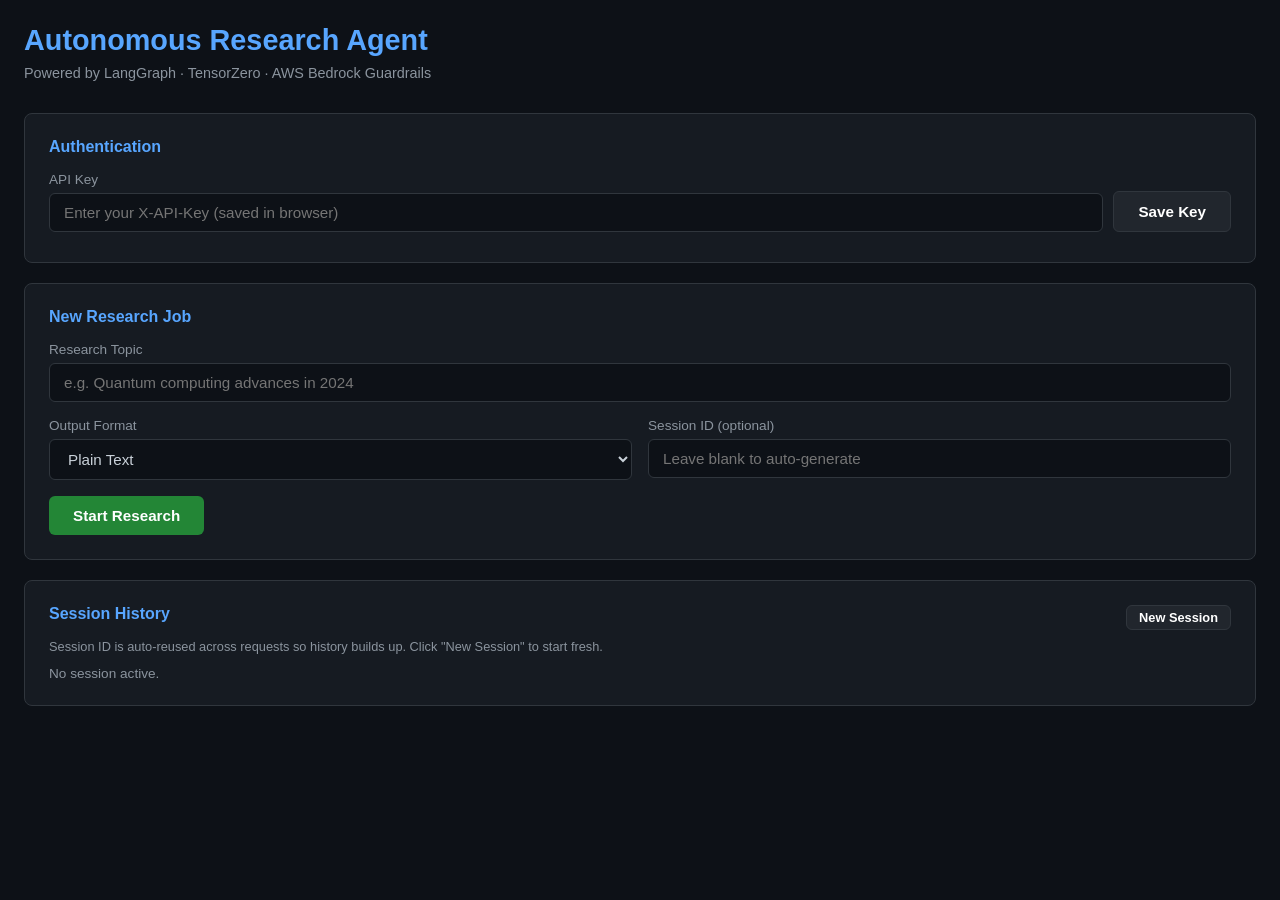
<file: projects/03_enterprise_realtime_capstones/03_enterprise_multi_agent_research_platform/CODE/index.html>
<!DOCTYPE html>
<html lang="en">
<head>
  <meta charset="UTF-8">
  <meta name="viewport" content="width=device-width, initial-scale=1.0">
  <title>Research Agent</title>
  <style>
    * { box-sizing: border-box; margin: 0; padding: 0; }
    body { font-family: -apple-system, BlinkMacSystemFont, 'Segoe UI', sans-serif; background: #0d1117; color: #c9d1d9; min-height: 100vh; padding: 24px; }
    h1 { color: #58a6ff; font-size: 1.8rem; margin-bottom: 8px; }
    .subtitle { color: #8b949e; margin-bottom: 32px; font-size: 0.9rem; }
    .card { background: #161b22; border: 1px solid #30363d; border-radius: 8px; padding: 24px; margin-bottom: 20px; }
    label { display: block; color: #8b949e; font-size: 0.85rem; margin-bottom: 6px; }
    input, select, textarea { width: 100%; background: #0d1117; border: 1px solid #30363d; color: #c9d1d9; padding: 10px 14px; border-radius: 6px; font-size: 0.95rem; outline: none; }
    input:focus, select:focus { border-color: #58a6ff; }
    .row { display: grid; grid-template-columns: 1fr 1fr; gap: 16px; margin-bottom: 16px; }
    .btn { background: #238636; color: #fff; border: none; padding: 11px 24px; border-radius: 6px; font-size: 0.95rem; cursor: pointer; font-weight: 600; }
    .btn:hover { background: #2ea043; }
    .btn:disabled { opacity: 0.5; cursor: not-allowed; }
    .btn-secondary { background: #21262d; border: 1px solid #30363d; }
    .btn-secondary:hover { background: #30363d; }
    .status { padding: 8px 14px; border-radius: 6px; font-size: 0.85rem; display: inline-block; }
    .status-pending { background: #2d333b; color: #8b949e; }
    .status-done { background: #1f3d2b; color: #3fb950; }
    .status-error { background: #3d1f1f; color: #f85149; }
    .status-blocked { background: #3d2d1f; color: #d29922; }
    #report-box { background: #0d1117; border: 1px solid #30363d; border-radius: 6px; padding: 16px; font-size: 0.9rem; line-height: 1.6; white-space: pre-wrap; max-height: 400px; overflow-y: auto; }
    #diff-box { background: #161b22; border: 1px solid #30363d; border-radius: 6px; padding: 14px; font-size: 0.85rem; white-space: pre-wrap; color: #8b949e; }
    .diff-new { color: #3fb950; }
    .diff-removed { color: #f85149; }
    #session-box { font-size: 0.85rem; }
    .msg { padding: 8px 12px; border-radius: 6px; margin-bottom: 8px; max-width: 80%; }
    .msg-user { background: #1c2128; margin-left: auto; }
    .msg-assistant { background: #161b22; }
    .actions { display: flex; gap: 10px; margin-top: 14px; flex-wrap: wrap; }
    #spinner { display: none; width: 16px; height: 16px; border: 2px solid #30363d; border-top-color: #58a6ff; border-radius: 50%; animation: spin 0.7s linear infinite; vertical-align: middle; margin-left: 8px; }
    @keyframes spin { to { transform: rotate(360deg); } }
    .section-title { color: #58a6ff; font-size: 1rem; font-weight: 600; margin-bottom: 16px; }
  </style>
</head>
<body>
  <h1>Autonomous Research Agent</h1>
  <p class="subtitle">Powered by LangGraph · TensorZero · AWS Bedrock Guardrails</p>

  <div class="card">
    <div class="section-title">Authentication</div>
    <div style="display:flex;gap:10px;align-items:flex-end">
      <div style="flex:1">
        <label>API Key</label>
        <input type="password" id="api-key" placeholder="Enter your X-API-Key (saved in browser)">
      </div>
      <button class="btn btn-secondary" onclick="saveApiKey()" style="white-space:nowrap">Save Key</button>
    </div>
    <div id="key-status" style="font-size:0.8rem;color:#8b949e;margin-top:6px"></div>
  </div>

  <div class="card">
    <div class="section-title">New Research Job</div>
    <div style="margin-bottom:16px">
      <label>Research Topic</label>
      <input type="text" id="topic" placeholder="e.g. Quantum computing advances in 2024">
    </div>
    <div class="row">
      <div>
        <label>Output Format</label>
        <select id="format">
          <option value="text">Plain Text</option>
          <option value="pdf">PDF Export</option>
          <option value="json">Structured JSON</option>
        </select>
      </div>
      <div>
        <label>Session ID (optional)</label>
        <input type="text" id="session-id" placeholder="Leave blank to auto-generate">
      </div>
    </div>
    <button class="btn" onclick="submitResearch()" id="submit-btn">
      Start Research
      <span id="spinner"></span>
    </button>
  </div>

  <div class="card" id="result-card" style="display:none">
    <div class="section-title">Result</div>
    <div style="margin-bottom:12px">
      <span id="job-status" class="status status-pending">Pending</span>
      <span style="color:#8b949e;font-size:0.8rem;margin-left:10px" id="job-id-label"></span>
    </div>
    <div id="report-box" style="display:none"></div>
    <div class="actions" id="export-actions" style="display:none">
      <button class="btn btn-secondary" onclick="downloadPDF()">Download PDF</button>
      <button class="btn btn-secondary" onclick="copyJSON()">Copy JSON</button>
      <button class="btn btn-secondary" onclick="loadDiff()">Show Changes vs Previous</button>
    </div>
    <div id="diff-box" style="display:none;margin-top:14px"></div>
  </div>

  <div class="card">
    <div class="section-title">Session History
      <button class="btn btn-secondary" style="float:right;font-size:0.8rem;padding:4px 12px" onclick="newSession()">New Session</button>
    </div>
    <p style="color:#8b949e;font-size:0.8rem;margin-bottom:12px">Session ID is auto-reused across requests so history builds up. Click "New Session" to start fresh.</p>
    <div id="session-box"><p style="color:#8b949e;font-size:0.85rem">No session active.</p></div>
  </div>

  <script>
    const API = window.location.hostname === 'localhost' ? 'http://localhost:8000' : '';
    let currentJobId = null;
    let currentSessionId = null;
    let pollInterval = null;
    let lastReport = null;
    let lastTopic = null;

    function getApiKey() {
      return localStorage.getItem('research_agent_api_key') || '';
    }

    function authHeaders() {
      const key = getApiKey();
      return key ? { 'Content-Type': 'application/json', 'X-API-Key': key }
                 : { 'Content-Type': 'application/json' };
    }

    function saveApiKey() {
      const key = document.getElementById('api-key').value.trim();
      if (key) {
        localStorage.setItem('research_agent_api_key', key);
        document.getElementById('key-status').textContent = 'API key saved.';
        document.getElementById('key-status').style.color = '#3fb950';
      } else {
        localStorage.removeItem('research_agent_api_key');
        document.getElementById('key-status').textContent = 'API key cleared.';
        document.getElementById('key-status').style.color = '#8b949e';
      }
    }

    // Restore key indicator on load
    window.addEventListener('DOMContentLoaded', () => {
      if (getApiKey()) {
        document.getElementById('key-status').textContent = 'API key loaded from browser storage.';
        document.getElementById('key-status').style.color = '#3fb950';
      }
    });

    async function submitResearch() {
      const topic = document.getElementById('topic').value.trim();
      if (!topic) return alert('Please enter a research topic.');
      const format = document.getElementById('format').value;
      const sessionId = document.getElementById('session-id').value.trim();

      document.getElementById('submit-btn').disabled = true;
      document.getElementById('spinner').style.display = 'inline-block';
      document.getElementById('result-card').style.display = 'block';
      document.getElementById('job-status').className = 'status status-pending';
      document.getElementById('job-status').textContent = 'Submitting...';
      document.getElementById('report-box').style.display = 'none';
      document.getElementById('export-actions').style.display = 'none';
      document.getElementById('diff-box').style.display = 'none';

      try {
        const resp = await fetch(`${API}/research`, {
          method: 'POST',
          headers: authHeaders(),
          body: JSON.stringify({ topic, output_format: format, session_id: sessionId }),
        });
        if (!resp.ok) {
          const err = await resp.json();
          throw new Error(err.detail || 'Request failed');
        }
        const data = await resp.json();
        currentJobId = data.job_id;
        currentSessionId = data.session_id;
        lastTopic = topic;
        document.getElementById('session-id').value = currentSessionId;
        document.getElementById('job-id-label').textContent = `Job: ${currentJobId}`;
        document.getElementById('job-status').className = 'status status-pending';
        document.getElementById('job-status').textContent = 'Processing...';
        if (pollInterval) clearInterval(pollInterval);
        pollInterval = setInterval(pollResult, 3000);
      } catch (e) {
        document.getElementById('job-status').className = 'status status-error';
        document.getElementById('job-status').textContent = `Error: ${e.message}`;
        document.getElementById('submit-btn').disabled = false;
        document.getElementById('spinner').style.display = 'none';
      }
    }

    async function pollResult() {
      if (!currentJobId) return;
      try {
        const resp = await fetch(`${API}/result/${currentJobId}`, { headers: authHeaders() });
        const data = await resp.json();
        if (data.status === 'pending') return;
        clearInterval(pollInterval);
        document.getElementById('submit-btn').disabled = false;
        document.getElementById('spinner').style.display = 'none';

        if (data.status === 'done') {
          lastReport = data;
          document.getElementById('job-status').className = 'status status-done';
          document.getElementById('job-status').textContent = 'Complete';
          document.getElementById('report-box').textContent = data.report;
          document.getElementById('report-box').style.display = 'block';
          document.getElementById('export-actions').style.display = 'flex';
          loadSession();
        } else if (data.status === 'blocked') {
          document.getElementById('job-status').className = 'status status-blocked';
          document.getElementById('job-status').textContent = `Blocked: ${data.error}`;
        } else {
          document.getElementById('job-status').className = 'status status-error';
          document.getElementById('job-status').textContent = `Error: ${data.error}`;
        }
      } catch (e) {
        console.error('Poll error', e);
      }
    }

    async function downloadPDF() {
      if (!currentJobId) return;
      const a = document.createElement('a');
      a.href = `${API}/result/${currentJobId}/pdf`;
      a.download = `report-${currentJobId}.pdf`;
      a.click();
    }

    function copyJSON() {
      if (!lastReport || !lastTopic) return;
      const json = JSON.stringify({
        report_id: currentJobId,
        topic: lastTopic,
        report: lastReport.report,
        structured: lastReport.structured || null,
      }, null, 2);
      navigator.clipboard.writeText(json).then(() => alert('JSON copied to clipboard.'));
    }

    async function loadDiff() {
      if (!lastTopic) return;
      const resp = await fetch(`${API}/diff/${encodeURIComponent(lastTopic)}`, { headers: authHeaders() });
      const data = await resp.json();
      const box = document.getElementById('diff-box');
      box.style.display = 'block';
      const diff = data.diff || 'No previous report found.';
      box.innerHTML = diff.split('\n').map(line => {
        const esc = line.replace(/&/g,'&amp;').replace(/</g,'&lt;').replace(/>/g,'&gt;');
        if (line.startsWith('+++') || line.startsWith('---')) return `<span style="color:#58a6ff;font-weight:600">${esc}</span>`;
        if (line.startsWith('@@')) return `<span style="color:#d29922">${esc}</span>`;
        if (line.startsWith('+')) return `<span class="diff-new">${esc}</span>`;
        if (line.startsWith('-')) return `<span class="diff-removed">${esc}</span>`;
        return `<span>${esc}</span>`;
      }).join('\n');
    }

    async function loadSession() {
      if (!currentSessionId) return;
      const resp = await fetch(`${API}/session/${currentSessionId}`, { headers: authHeaders() });
      const data = await resp.json();
      const box = document.getElementById('session-box');
      if (!data.messages || data.messages.length === 0) {
        box.innerHTML = '<p style="color:#8b949e;font-size:0.85rem">No messages yet.</p>';
        return;
      }
      box.innerHTML = data.messages.map(m =>
        `<div class="msg msg-${m.role}"><strong style="text-transform:capitalize">${m.role}</strong>: ${m.content}</div>`
      ).join('');
    }

    function newSession() {
      currentSessionId = null;
      document.getElementById('session-id').value = '';
      document.getElementById('session-box').innerHTML = '<p style="color:#8b949e;font-size:0.85rem">No session active.</p>';
    }
  </script>
</body>
</html>
</file>
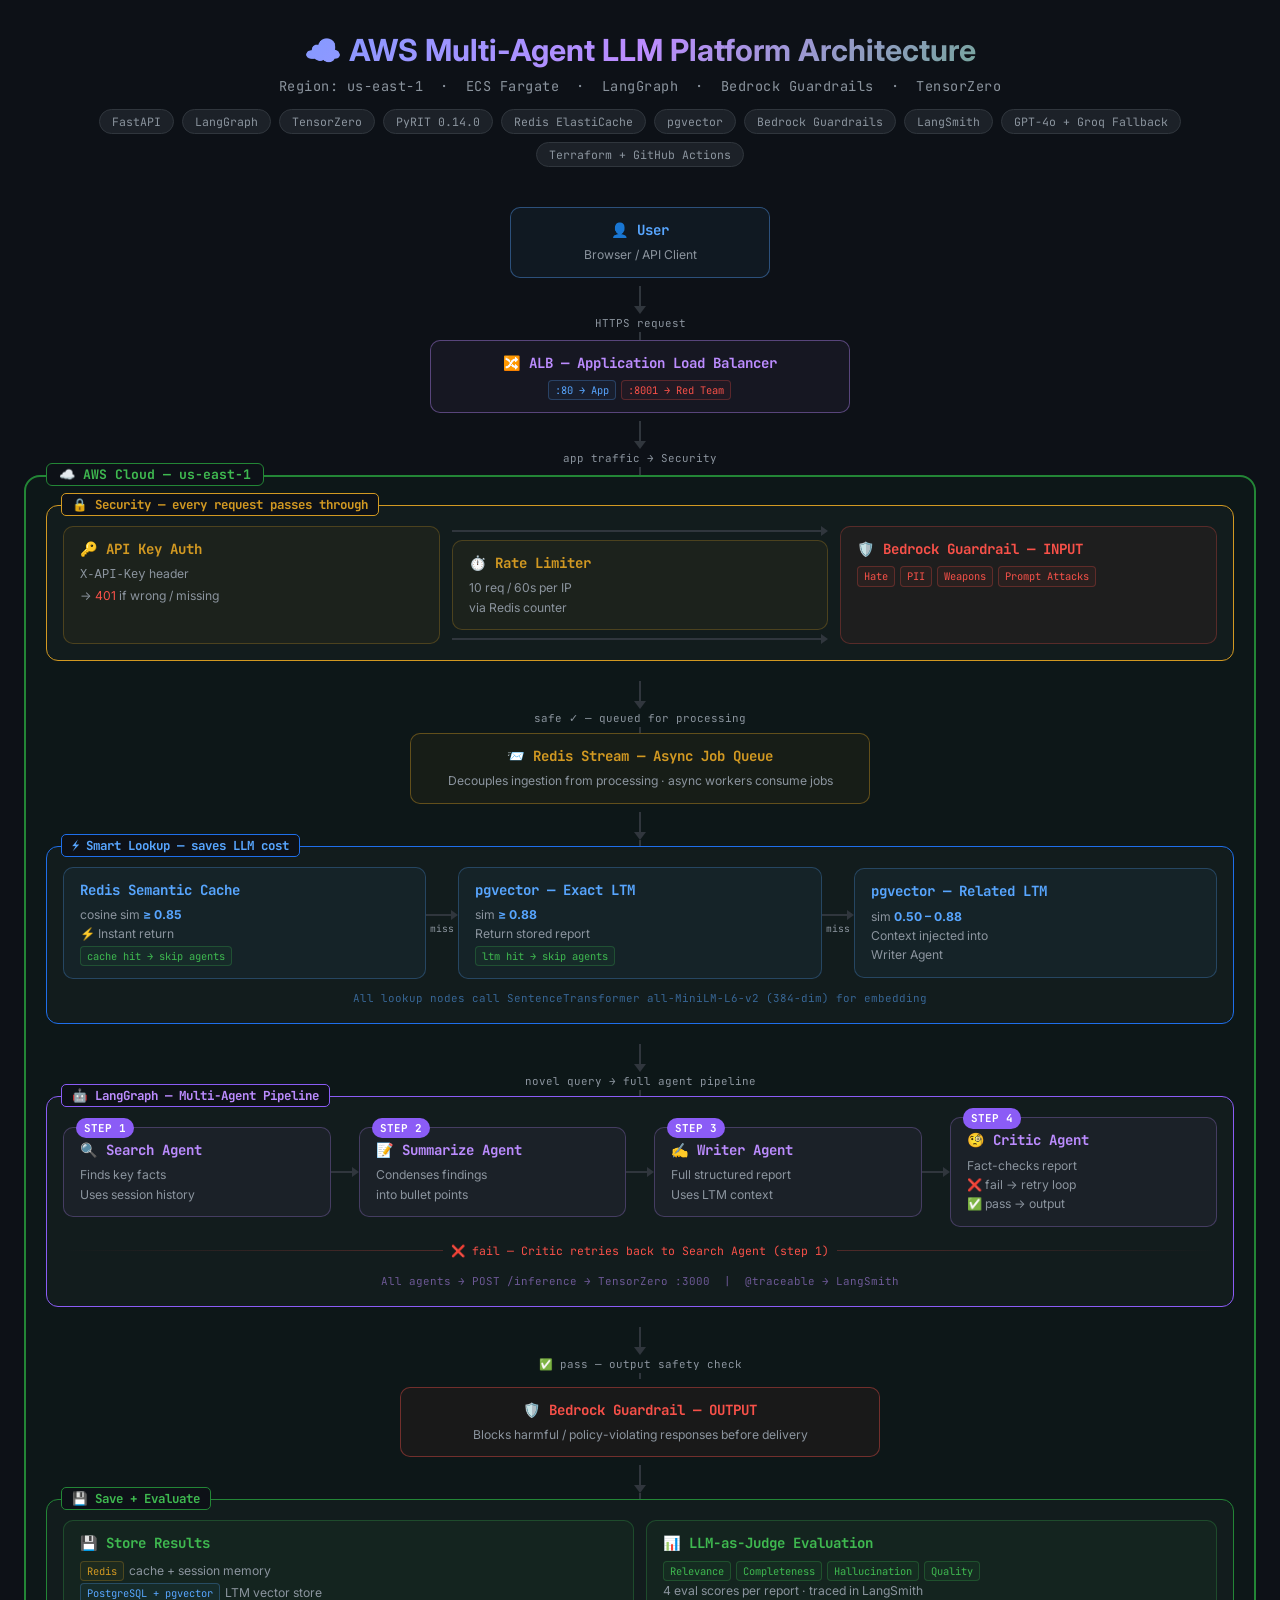
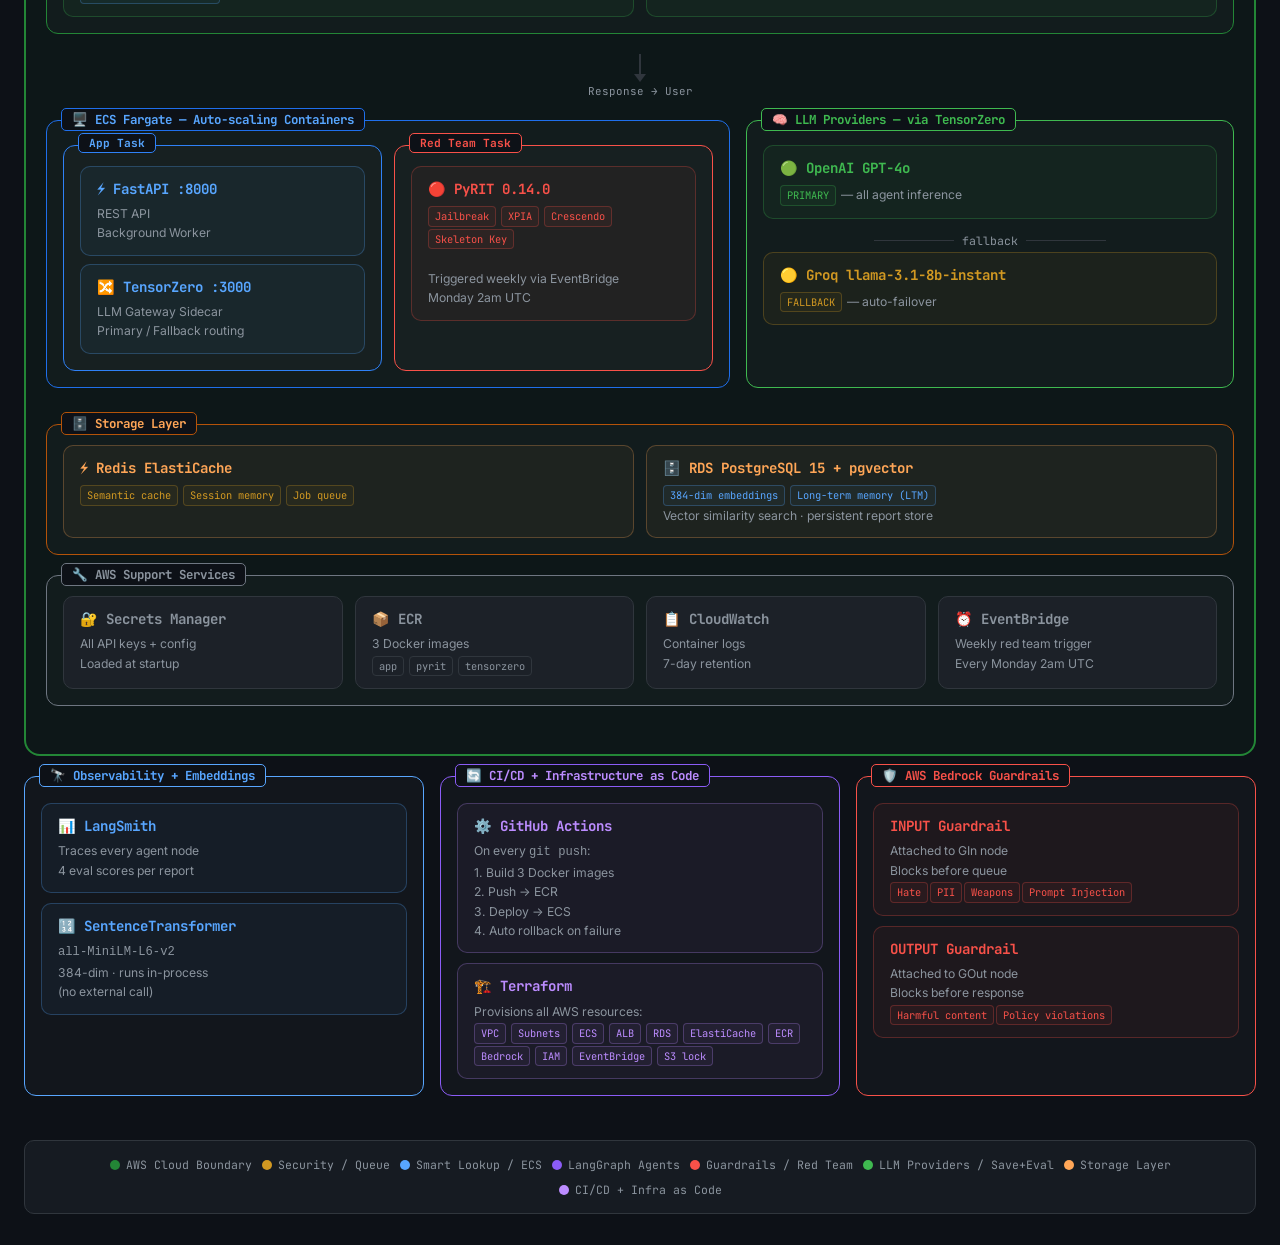
<file: projects/03_enterprise_realtime_capstones/03_enterprise_multi_agent_research_platform/ARCHITECTURE DIAGRAMS/architecture.html>
<!DOCTYPE html>
<html lang="en">
<head>
<meta charset="UTF-8">
<meta name="viewport" content="width=device-width, initial-scale=1.0">
<title>AWS Multi-Agent LLM Platform Architecture</title>
<style>
  @import url('https://fonts.googleapis.com/css2?family=JetBrains+Mono:wght@400;600;700&family=Inter:wght@300;400;500;600;700&display=swap');

  :root {
    --bg: #0d1117;
    --bg2: #161b22;
    --bg3: #1c2128;
    --border: #30363d;
    --text: #e6edf3;
    --muted: #8b949e;
    --blue: #58a6ff;
    --green: #3fb950;
    --yellow: #d29922;
    --red: #f85149;
    --purple: #bc8cff;
    --orange: #ffa657;
    --teal: #39d353;
  }

  * { box-sizing: border-box; margin: 0; padding: 0; }

  body {
    background: var(--bg);
    color: var(--text);
    font-family: 'Inter', sans-serif;
    min-height: 100vh;
    padding: 32px 24px;
  }

  /* ── Header ── */
  .header {
    text-align: center;
    margin-bottom: 40px;
  }
  .header h1 {
    font-size: 1.9rem;
    font-weight: 700;
    background: linear-gradient(135deg, #58a6ff, #bc8cff, #3fb950);
    -webkit-background-clip: text;
    -webkit-text-fill-color: transparent;
    background-clip: text;
    margin-bottom: 8px;
  }
  .header p {
    color: var(--muted);
    font-size: 0.85rem;
    font-family: 'JetBrains Mono', monospace;
    letter-spacing: 0.5px;
  }
  .badge-row {
    display: flex;
    flex-wrap: wrap;
    gap: 8px;
    justify-content: center;
    margin-top: 14px;
  }
  .badge {
    background: var(--bg3);
    border: 1px solid var(--border);
    border-radius: 20px;
    padding: 4px 12px;
    font-size: 0.72rem;
    font-family: 'JetBrains Mono', monospace;
    color: var(--muted);
  }

  /* ── AWS Cloud wrapper ── */
  .aws-cloud {
    border: 2px solid #238636;
    border-radius: 16px;
    padding: 28px 20px;
    background: rgba(35,134,54,0.05);
    position: relative;
    max-width: 1400px;
    margin: 0 auto;
  }
  .aws-cloud > .section-label {
    position: absolute;
    top: -14px;
    left: 20px;
    background: var(--bg);
    padding: 2px 12px;
    font-size: 0.82rem;
    font-weight: 700;
    color: #3fb950;
    font-family: 'JetBrains Mono', monospace;
    border: 1px solid #238636;
    border-radius: 6px;
  }

  /* ── Flow arrow ── */
  .flow-arrow {
    display: flex;
    justify-content: center;
    align-items: center;
    padding: 6px 0;
    color: var(--muted);
    font-size: 1.2rem;
    position: relative;
  }
  .flow-arrow .arrow-label {
    position: absolute;
    right: calc(50% - 120px);
    font-size: 0.68rem;
    font-family: 'JetBrains Mono', monospace;
    color: var(--muted);
    background: var(--bg2);
    padding: 1px 6px;
    border-radius: 4px;
    border: 1px solid var(--border);
    white-space: nowrap;
  }

  /* ── Generic node ── */
  .node {
    background: var(--bg3);
    border: 1.5px solid var(--border);
    border-radius: 10px;
    padding: 12px 16px;
    font-size: 0.82rem;
    line-height: 1.5;
    position: relative;
    transition: transform 0.15s, box-shadow 0.15s;
  }
  .node:hover {
    transform: translateY(-2px);
    box-shadow: 0 8px 24px rgba(0,0,0,0.4);
  }
  .node .node-title {
    font-weight: 700;
    font-size: 0.88rem;
    margin-bottom: 4px;
    font-family: 'JetBrains Mono', monospace;
  }
  .node .node-detail {
    color: var(--muted);
    font-size: 0.76rem;
    line-height: 1.6;
  }

  /* ── Color variants ── */
  .node-blue   { border-color: #58a6ff44; background: #58a6ff0d; }
  .node-blue .node-title   { color: var(--blue); }
  .node-green  { border-color: #3fb95044; background: #3fb9500d; }
  .node-green .node-title  { color: var(--green); }
  .node-yellow { border-color: #d2992244; background: #d299220d; }
  .node-yellow .node-title { color: var(--yellow); }
  .node-red    { border-color: #f8514944; background: #f851490d; }
  .node-red .node-title    { color: var(--red); }
  .node-purple { border-color: #bc8cff44; background: #bc8cff0d; }
  .node-purple .node-title { color: var(--purple); }
  .node-orange { border-color: #ffa65744; background: #ffa6570d; }
  .node-orange .node-title { color: var(--orange); }

  /* ── Subgraph sections ── */
  .subgraph {
    border: 1.5px solid var(--border);
    border-radius: 12px;
    padding: 20px 16px 16px;
    background: rgba(255,255,255,0.02);
    position: relative;
    margin-bottom: 20px;
  }
  .subgraph-label {
    position: absolute;
    top: -13px;
    left: 14px;
    font-size: 0.78rem;
    font-weight: 700;
    font-family: 'JetBrains Mono', monospace;
    padding: 2px 10px;
    border-radius: 5px;
    background: var(--bg);
    border: 1px solid;
    white-space: nowrap;
  }

  .sg-security   { border-color: #d29922; }
  .sg-security .subgraph-label   { color: #d29922; border-color: #d29922; }
  .sg-lookup     { border-color: #1f6feb; }
  .sg-lookup .subgraph-label     { color: #58a6ff; border-color: #1f6feb; }
  .sg-pipeline   { border-color: #8b5cf6; }
  .sg-pipeline .subgraph-label   { color: var(--purple); border-color: #8b5cf6; }
  .sg-saveeval   { border-color: #238636; }
  .sg-saveeval .subgraph-label   { color: var(--green); border-color: #238636; }
  .sg-storage    { border-color: #b45309; }
  .sg-storage .subgraph-label    { color: var(--orange); border-color: #b45309; }
  .sg-ecs        { border-color: #1f6feb; }
  .sg-ecs .subgraph-label        { color: #58a6ff; border-color: #1f6feb; }
  .sg-apptask    { border-color: #2f81f7; }
  .sg-apptask .subgraph-label    { color: #58a6ff; border-color: #2f81f7; }
  .sg-redteam    { border-color: #f85149; }
  .sg-redteam .subgraph-label    { color: var(--red); border-color: #f85149; }
  .sg-llm        { border-color: #3fb950; }
  .sg-llm .subgraph-label        { color: var(--green); border-color: #3fb950; }
  .sg-obs        { border-color: #58a6ff; }
  .sg-obs .subgraph-label        { color: var(--blue); border-color: #58a6ff; }
  .sg-cicd       { border-color: #8b5cf6; }
  .sg-cicd .subgraph-label       { color: var(--purple); border-color: #8b5cf6; }
  .sg-support    { border-color: #6e7681; }
  .sg-support .subgraph-label    { color: #8b949e; border-color: #6e7681; }

  /* ── Grid helpers ── */
  .grid-3 { display: grid; grid-template-columns: repeat(3, 1fr); gap: 12px; }
  .grid-4 { display: grid; grid-template-columns: repeat(4, 1fr); gap: 12px; }
  .grid-2 { display: grid; grid-template-columns: repeat(2, 1fr); gap: 12px; }
  .grid-2-1 { display: grid; grid-template-columns: 2fr 1fr; gap: 12px; }
  .grid-1-2 { display: grid; grid-template-columns: 1fr 2fr; gap: 12px; }

  /* ── User node ── */
  .user-node {
    display: flex;
    justify-content: center;
    margin-bottom: 8px;
  }
  .user-node .node {
    width: 260px;
    text-align: center;
    border-color: #58a6ff66;
    background: #58a6ff0d;
  }
  .user-node .node-title { color: var(--blue); text-align: center; }

  /* ── ALB node ── */
  .alb-node {
    display: flex;
    justify-content: center;
    margin-bottom: 8px;
  }
  .alb-node .node {
    width: 420px;
    text-align: center;
    border-color: #bc8cff66;
    background: #bc8cff0d;
  }
  .alb-node .node-title { color: var(--purple); text-align: center; }

  /* ── Queue node ── */
  .queue-node {
    display: flex;
    justify-content: center;
    margin-bottom: 8px;
  }
  .queue-node .node {
    width: 460px;
    text-align: center;
    border-color: #d2992266;
    background: #d299220d;
  }
  .queue-node .node-title { color: var(--yellow); text-align: center; }

  /* ── GOut node ── */
  .gout-node {
    display: flex;
    justify-content: center;
    margin-bottom: 8px;
    margin-top: 8px;
  }
  .gout-node .node {
    width: 480px;
    text-align: center;
    border-color: #f8514966;
    background: #f851490d;
  }
  .gout-node .node-title { color: var(--red); text-align: center; }

  /* ── Critic retry badge ── */
  .retry-badge {
    display: flex;
    justify-content: center;
    align-items: center;
    gap: 8px;
    padding: 6px 0;
    font-size: 0.72rem;
    font-family: 'JetBrains Mono', monospace;
    color: #f85149;
  }
  .retry-badge::before, .retry-badge::after {
    content: ''; flex: 1;
    height: 1px;
    background: linear-gradient(to right, transparent, #f8514944);
  }
  .retry-badge::after {
    background: linear-gradient(to left, transparent, #f8514944);
  }

  /* ── Bedrock sidebar ── */
  .bedrock-pill {
    display: inline-flex;
    align-items: center;
    gap: 6px;
    background: #f851490d;
    border: 1px solid #f8514944;
    border-radius: 20px;
    padding: 4px 12px;
    font-size: 0.72rem;
    font-family: 'JetBrains Mono', monospace;
    color: var(--red);
  }

  /* ── Agent step number ── */
  .agent-step {
    position: absolute;
    top: -10px;
    left: 12px;
    background: #8b5cf6;
    color: white;
    font-size: 0.68rem;
    font-weight: 700;
    padding: 2px 8px;
    border-radius: 10px;
    font-family: 'JetBrains Mono', monospace;
  }

  /* ── Connector line ── */
  .connector {
    display: flex;
    align-items: center;
    justify-content: center;
    gap: 8px;
    color: var(--muted);
    font-size: 0.72rem;
    font-family: 'JetBrains Mono', monospace;
    padding: 4px 0;
  }
  .connector-line {
    flex: 1;
    height: 1px;
    background: var(--border);
    max-width: 80px;
  }

  /* ── Side annotations ── */
  .annotation {
    font-size: 0.68rem;
    font-family: 'JetBrains Mono', monospace;
    color: var(--muted);
    text-align: center;
    padding: 2px 0;
  }

  /* ── Outer sections below AWS box ── */
  .outer-sections {
    display: grid;
    grid-template-columns: repeat(3, 1fr);
    gap: 16px;
    max-width: 1400px;
    margin: 20px auto 0;
  }

  /* ── Flow diagram connectors ── */
  .flow-line {
    width: 2px;
    background: var(--border);
    margin: 0 auto;
    position: relative;
  }
  .v-connector {
    display: flex;
    flex-direction: column;
    align-items: center;
  }
  .v-connector .v-line {
    width: 2px;
    height: 20px;
    background: var(--border);
  }
  .v-connector .v-arrow {
    width: 0;
    height: 0;
    border-left: 6px solid transparent;
    border-right: 6px solid transparent;
    border-top: 8px solid var(--border);
  }

  .h-flow {
    display: flex;
    align-items: center;
    gap: 0;
  }
  .h-flow .h-line {
    height: 2px;
    flex: 1;
    background: var(--border);
    min-width: 10px;
  }
  .h-flow .h-arrow {
    width: 0; height: 0;
    border-top: 5px solid transparent;
    border-bottom: 5px solid transparent;
    border-left: 7px solid var(--border);
  }
  .h-flow .h-label {
    font-size: 0.62rem;
    font-family: 'JetBrains Mono', monospace;
    color: var(--muted);
    padding: 0 4px;
    white-space: nowrap;
  }

  /* ── Tag chips ── */
  .chip {
    display: inline-block;
    background: var(--bg3);
    border: 1px solid var(--border);
    border-radius: 4px;
    padding: 1px 6px;
    font-size: 0.65rem;
    font-family: 'JetBrains Mono', monospace;
    color: var(--muted);
    margin: 2px 2px 0 0;
  }
  .chip-red    { border-color: #f8514944; color: var(--red); background: #f851490d; }
  .chip-blue   { border-color: #58a6ff44; color: var(--blue); background: #58a6ff0d; }
  .chip-green  { border-color: #3fb95044; color: var(--green); background: #3fb9500d; }
  .chip-purple { border-color: #bc8cff44; color: var(--purple); background: #bc8cff0d; }
  .chip-yellow { border-color: #d2992244; color: var(--yellow); background: #d299220d; }

  /* ── scrollable on small screens ── */
  @media (max-width: 900px) {
    .grid-3, .grid-4 { grid-template-columns: 1fr; }
    .grid-2, .grid-2-1, .grid-1-2 { grid-template-columns: 1fr; }
    .outer-sections { grid-template-columns: 1fr; }
  }

  /* ── Legend ── */
  .legend {
    display: flex;
    flex-wrap: wrap;
    gap: 10px;
    justify-content: center;
    padding: 16px;
    background: var(--bg2);
    border: 1px solid var(--border);
    border-radius: 10px;
    margin-top: 24px;
    max-width: 1400px;
    margin-left: auto;
    margin-right: auto;
  }
  .legend-item {
    display: flex;
    align-items: center;
    gap: 6px;
    font-size: 0.72rem;
    font-family: 'JetBrains Mono', monospace;
    color: var(--muted);
  }
  .legend-dot {
    width: 10px; height: 10px;
    border-radius: 50%;
  }
</style>
</head>
<body>

<!-- ═══════════════════════════════════════════
     HEADER
═══════════════════════════════════════════ -->
<div class="header">
  <h1>☁️ AWS Multi-Agent LLM Platform Architecture</h1>
  <p>Region: us-east-1 &nbsp;·&nbsp; ECS Fargate &nbsp;·&nbsp; LangGraph &nbsp;·&nbsp; Bedrock Guardrails &nbsp;·&nbsp; TensorZero</p>
  <div class="badge-row">
    <span class="badge">FastAPI</span>
    <span class="badge">LangGraph</span>
    <span class="badge">TensorZero</span>
    <span class="badge">PyRIT 0.14.0</span>
    <span class="badge">Redis ElastiCache</span>
    <span class="badge">pgvector</span>
    <span class="badge">Bedrock Guardrails</span>
    <span class="badge">LangSmith</span>
    <span class="badge">GPT-4o + Groq Fallback</span>
    <span class="badge">Terraform + GitHub Actions</span>
  </div>
</div>

<!-- ═══════════════════════════════════════════
     USER
═══════════════════════════════════════════ -->
<div class="user-node">
  <div class="node">
    <div class="node-title">👤 User</div>
    <div class="node-detail">Browser / API Client</div>
  </div>
</div>

<div class="v-connector"><div class="v-line"></div><div class="v-arrow"></div></div>
<div class="annotation">HTTPS request</div>
<div class="v-connector"><div class="v-line" style="height:8px"></div></div>

<!-- ═══════════════════════════════════════════
     ALB
═══════════════════════════════════════════ -->
<div class="alb-node">
  <div class="node">
    <div class="node-title">🔀 ALB — Application Load Balancer</div>
    <div class="node-detail">
      <span class="chip chip-blue">:80 → App</span>
      <span class="chip chip-red">:8001 → Red Team</span>
    </div>
  </div>
</div>

<div class="v-connector"><div class="v-line"></div><div class="v-arrow"></div></div>
<div class="annotation">app traffic → Security</div>
<div class="v-connector"><div class="v-line" style="height:8px"></div></div>

<!-- ═══════════════════════════════════════════
     AWS CLOUD
═══════════════════════════════════════════ -->
<div class="aws-cloud">
  <span class="section-label">☁️ AWS Cloud — us-east-1</span>

  <!-- SECURITY LAYER -->
  <div class="subgraph sg-security">
    <span class="subgraph-label">🔒 Security — every request passes through</span>
    <div class="grid-3">
      <div class="node node-yellow">
        <div class="node-title">🔑 API Key Auth</div>
        <div class="node-detail">
          <code>X-API-Key</code> header<br>
          → <span style="color:var(--red)">401</span> if wrong / missing
        </div>
      </div>
      <div style="display:flex;align-items:center;justify-content:center;flex-direction:column;gap:4px">
        <div class="h-flow" style="width:100%">
          <div class="h-line"></div><div class="h-arrow"></div>
        </div>
        <div class="node node-yellow" style="flex:1;width:100%">
          <div class="node-title">⏱️ Rate Limiter</div>
          <div class="node-detail">10 req / 60s per IP<br>via Redis counter</div>
        </div>
        <div class="h-flow" style="width:100%">
          <div class="h-line"></div><div class="h-arrow"></div>
        </div>
      </div>
      <div class="node node-red">
        <div class="node-title">🛡️ Bedrock Guardrail — INPUT</div>
        <div class="node-detail">
          <span class="chip chip-red">Hate</span>
          <span class="chip chip-red">PII</span>
          <span class="chip chip-red">Weapons</span>
          <span class="chip chip-red">Prompt Attacks</span>
        </div>
      </div>
    </div>
  </div>

  <div class="v-connector"><div class="v-line"></div><div class="v-arrow"></div></div>
  <div class="annotation">safe ✓ — queued for processing</div>
  <div class="v-connector"><div class="v-line" style="height:6px"></div></div>

  <!-- QUEUE -->
  <div class="queue-node">
    <div class="node">
      <div class="node-title">📨 Redis Stream — Async Job Queue</div>
      <div class="node-detail">Decouples ingestion from processing · async workers consume jobs</div>
    </div>
  </div>

  <div class="v-connector"><div class="v-line"></div><div class="v-arrow"></div></div>
  <div class="v-connector"><div class="v-line" style="height:6px"></div></div>

  <!-- SMART LOOKUP -->
  <div class="subgraph sg-lookup">
    <span class="subgraph-label">⚡ Smart Lookup — saves LLM cost</span>
    <div style="display:grid; grid-template-columns:1fr 32px 1fr 32px 1fr; gap:0; align-items:center;">
      <div class="node node-blue">
        <div class="node-title">Redis Semantic Cache</div>
        <div class="node-detail">
          cosine sim <strong style="color:var(--blue)">≥ 0.85</strong><br>
          ⚡ Instant return<br>
          <span class="chip chip-green">cache hit → skip agents</span>
        </div>
      </div>
      <div style="text-align:center;">
        <div class="h-flow"><div class="h-line"></div><div class="h-arrow"></div></div>
        <div class="annotation" style="font-size:0.6rem">miss</div>
      </div>
      <div class="node node-blue">
        <div class="node-title">pgvector — Exact LTM</div>
        <div class="node-detail">
          sim <strong style="color:var(--blue)">≥ 0.88</strong><br>
          Return stored report<br>
          <span class="chip chip-green">ltm hit → skip agents</span>
        </div>
      </div>
      <div style="text-align:center;">
        <div class="h-flow"><div class="h-line"></div><div class="h-arrow"></div></div>
        <div class="annotation" style="font-size:0.6rem">miss</div>
      </div>
      <div class="node node-blue">
        <div class="node-title">pgvector — Related LTM</div>
        <div class="node-detail">
          sim <strong style="color:var(--blue)">0.50 – 0.88</strong><br>
          Context injected into<br>Writer Agent
        </div>
      </div>
    </div>
    <div class="annotation" style="margin-top:10px; color:#58a6ff88">All lookup nodes call SentenceTransformer all-MiniLM-L6-v2 (384-dim) for embedding</div>
  </div>

  <div class="v-connector"><div class="v-line"></div><div class="v-arrow"></div></div>
  <div class="annotation">novel query → full agent pipeline</div>
  <div class="v-connector"><div class="v-line" style="height:6px"></div></div>

  <!-- LANGGRAPH PIPELINE -->
  <div class="subgraph sg-pipeline">
    <span class="subgraph-label">🤖 LangGraph — Multi-Agent Pipeline</span>
    <div style="display:grid; grid-template-columns:1fr 28px 1fr 28px 1fr 28px 1fr; gap:0; align-items:center; margin-bottom:10px;">

      <div class="node node-purple" style="position:relative;">
        <span class="agent-step">STEP 1</span>
        <div class="node-title">🔍 Search Agent</div>
        <div class="node-detail">Finds key facts<br>Uses session history</div>
      </div>
      <div class="h-flow"><div class="h-line"></div><div class="h-arrow"></div></div>

      <div class="node node-purple" style="position:relative;">
        <span class="agent-step">STEP 2</span>
        <div class="node-title">📝 Summarize Agent</div>
        <div class="node-detail">Condenses findings<br>into bullet points</div>
      </div>
      <div class="h-flow"><div class="h-line"></div><div class="h-arrow"></div></div>

      <div class="node node-purple" style="position:relative;">
        <span class="agent-step">STEP 3</span>
        <div class="node-title">✍️ Writer Agent</div>
        <div class="node-detail">Full structured report<br>Uses LTM context</div>
      </div>
      <div class="h-flow"><div class="h-line"></div><div class="h-arrow"></div></div>

      <div class="node node-purple" style="position:relative;">
        <span class="agent-step">STEP 4</span>
        <div class="node-title">🧐 Critic Agent</div>
        <div class="node-detail">Fact-checks report<br>❌ fail → retry loop<br>✅ pass → output</div>
      </div>
    </div>
    <div class="retry-badge">❌ fail — Critic retries back to Search Agent (step 1)</div>
    <div class="annotation" style="margin-top:8px;color:#bc8cff88">All agents → POST /inference → TensorZero :3000 &nbsp;|&nbsp; @traceable → LangSmith</div>
  </div>

  <div class="v-connector"><div class="v-line"></div><div class="v-arrow"></div></div>
  <div class="annotation">✅ pass — output safety check</div>
  <div class="v-connector"><div class="v-line" style="height:6px"></div></div>

  <!-- GUARDRAIL OUT -->
  <div class="gout-node">
    <div class="node">
      <div class="node-title">🛡️ Bedrock Guardrail — OUTPUT</div>
      <div class="node-detail">Blocks harmful / policy-violating responses before delivery</div>
    </div>
  </div>

  <div class="v-connector"><div class="v-line"></div><div class="v-arrow"></div></div>
  <div class="v-connector"><div class="v-line" style="height:6px"></div></div>

  <!-- SAVE + EVAL -->
  <div class="subgraph sg-saveeval">
    <span class="subgraph-label">💾 Save + Evaluate</span>
    <div class="grid-2">
      <div class="node node-green">
        <div class="node-title">💾 Store Results</div>
        <div class="node-detail">
          <span class="chip chip-yellow">Redis</span> cache + session memory<br>
          <span class="chip chip-blue">PostgreSQL + pgvector</span> LTM vector store
        </div>
      </div>
      <div class="node node-green">
        <div class="node-title">📊 LLM-as-Judge Evaluation</div>
        <div class="node-detail">
          <span class="chip chip-green">Relevance</span>
          <span class="chip chip-green">Completeness</span>
          <span class="chip chip-green">Hallucination</span>
          <span class="chip chip-green">Quality</span><br>
          4 eval scores per report · traced in LangSmith
        </div>
      </div>
    </div>
  </div>

  <div class="v-connector"><div class="v-line"></div><div class="v-arrow"></div></div>
  <div class="annotation">Response → User</div>
  <div style="height:20px"></div>

  <!-- ECS + LLMs + Storage in a 3-col grid -->
  <div style="display:grid; grid-template-columns:1.4fr 1fr; gap:16px; margin-bottom:16px;">

    <!-- ECS Fargate -->
    <div class="subgraph sg-ecs">
      <span class="subgraph-label">🖥️ ECS Fargate — Auto-scaling Containers</span>
      <div class="grid-2" style="margin-top:4px;">
        <div class="subgraph sg-apptask" style="margin-bottom:0;">
          <span class="subgraph-label" style="font-size:0.7rem;">App Task</span>
          <div class="node node-blue" style="margin-bottom:8px;">
            <div class="node-title">⚡ FastAPI :8000</div>
            <div class="node-detail">REST API<br>Background Worker</div>
          </div>
          <div class="node node-blue">
            <div class="node-title">🔀 TensorZero :3000</div>
            <div class="node-detail">LLM Gateway Sidecar<br>Primary / Fallback routing</div>
          </div>
        </div>
        <div class="subgraph sg-redteam" style="margin-bottom:0;">
          <span class="subgraph-label" style="font-size:0.7rem;">Red Team Task</span>
          <div class="node node-red">
            <div class="node-title">🔴 PyRIT 0.14.0</div>
            <div class="node-detail">
              <span class="chip chip-red">Jailbreak</span>
              <span class="chip chip-red">XPIA</span>
              <span class="chip chip-red">Crescendo</span>
              <span class="chip chip-red">Skeleton Key</span>
              <br><br>Triggered weekly via EventBridge<br>Monday 2am UTC
            </div>
          </div>
        </div>
      </div>
    </div>

    <!-- LLM Providers -->
    <div class="subgraph sg-llm">
      <span class="subgraph-label">🧠 LLM Providers — via TensorZero</span>
      <div style="margin-top:4px;">
        <div class="node node-green" style="margin-bottom:10px;">
          <div class="node-title">🟢 OpenAI GPT-4o</div>
          <div class="node-detail"><span class="chip chip-green">PRIMARY</span> — all agent inference</div>
        </div>
        <div class="connector"><div class="connector-line"></div>fallback<div class="connector-line"></div></div>
        <div class="node node-yellow">
          <div class="node-title">🟡 Groq llama-3.1-8b-instant</div>
          <div class="node-detail"><span class="chip chip-yellow">FALLBACK</span> — auto-failover</div>
        </div>
      </div>
    </div>
  </div>

  <!-- Storage Layer -->
  <div class="subgraph sg-storage">
    <span class="subgraph-label">🗄️ Storage Layer</span>
    <div class="grid-2">
      <div class="node node-orange">
        <div class="node-title">⚡ Redis ElastiCache</div>
        <div class="node-detail">
          <span class="chip chip-yellow">Semantic cache</span>
          <span class="chip chip-yellow">Session memory</span>
          <span class="chip chip-yellow">Job queue</span>
        </div>
      </div>
      <div class="node node-orange">
        <div class="node-title">🗄️ RDS PostgreSQL 15 + pgvector</div>
        <div class="node-detail">
          <span class="chip chip-blue">384-dim embeddings</span>
          <span class="chip chip-blue">Long-term memory (LTM)</span><br>
          Vector similarity search · persistent report store
        </div>
      </div>
    </div>
  </div>

  <!-- AWS Support Services -->
  <div class="subgraph sg-support" style="margin-top:16px;">
    <span class="subgraph-label">🔧 AWS Support Services</span>
    <div class="grid-4">
      <div class="node">
        <div class="node-title" style="color:#8b949e;">🔐 Secrets Manager</div>
        <div class="node-detail">All API keys + config<br>Loaded at startup</div>
      </div>
      <div class="node">
        <div class="node-title" style="color:#8b949e;">📦 ECR</div>
        <div class="node-detail">
          3 Docker images<br>
          <span class="chip">app</span>
          <span class="chip">pyrit</span>
          <span class="chip">tensorzero</span>
        </div>
      </div>
      <div class="node">
        <div class="node-title" style="color:#8b949e;">📋 CloudWatch</div>
        <div class="node-detail">Container logs<br>7-day retention</div>
      </div>
      <div class="node">
        <div class="node-title" style="color:#8b949e;">⏰ EventBridge</div>
        <div class="node-detail">Weekly red team trigger<br>Every Monday 2am UTC</div>
      </div>
    </div>
  </div>

</div><!-- /aws-cloud -->

<!-- ═══════════════════════════════════════════
     OUTER SECTIONS — below AWS box
═══════════════════════════════════════════ -->
<div class="outer-sections">

  <!-- Observability -->
  <div class="subgraph sg-obs">
    <span class="subgraph-label">🔭 Observability + Embeddings</span>
    <div style="margin-top:6px;">
      <div class="node node-blue" style="margin-bottom:10px;">
        <div class="node-title">📊 LangSmith</div>
        <div class="node-detail">Traces every agent node<br>4 eval scores per report</div>
      </div>
      <div class="node node-blue">
        <div class="node-title">🔢 SentenceTransformer</div>
        <div class="node-detail"><code>all-MiniLM-L6-v2</code><br>384-dim · runs in-process<br>(no external call)</div>
      </div>
    </div>
  </div>

  <!-- CI/CD -->
  <div class="subgraph sg-cicd">
    <span class="subgraph-label">🔄 CI/CD + Infrastructure as Code</span>
    <div style="margin-top:6px;">
      <div class="node node-purple" style="margin-bottom:10px;">
        <div class="node-title">⚙️ GitHub Actions</div>
        <div class="node-detail">
          On every <code>git push</code>:<br>
          1. Build 3 Docker images<br>
          2. Push → ECR<br>
          3. Deploy → ECS<br>
          4. Auto rollback on failure
        </div>
      </div>
      <div class="node node-purple">
        <div class="node-title">🏗️ Terraform</div>
        <div class="node-detail">
          Provisions all AWS resources:<br>
          <span class="chip chip-purple">VPC</span>
          <span class="chip chip-purple">Subnets</span>
          <span class="chip chip-purple">ECS</span>
          <span class="chip chip-purple">ALB</span>
          <span class="chip chip-purple">RDS</span>
          <span class="chip chip-purple">ElastiCache</span>
          <span class="chip chip-purple">ECR</span>
          <span class="chip chip-purple">Bedrock</span>
          <span class="chip chip-purple">IAM</span>
          <span class="chip chip-purple">EventBridge</span>
          <span class="chip chip-purple">S3 lock</span>
        </div>
      </div>
    </div>
  </div>

  <!-- Safety -->
  <div class="subgraph sg-redteam">
    <span class="subgraph-label" style="color:var(--red); border-color:var(--red);">🛡️ AWS Bedrock Guardrails</span>
    <div style="margin-top:6px;">
      <div class="node node-red" style="margin-bottom:10px;">
        <div class="node-title">INPUT Guardrail</div>
        <div class="node-detail">Attached to GIn node<br>Blocks before queue<br><span class="chip chip-red">Hate</span><span class="chip chip-red">PII</span><span class="chip chip-red">Weapons</span><span class="chip chip-red">Prompt Injection</span></div>
      </div>
      <div class="node node-red">
        <div class="node-title">OUTPUT Guardrail</div>
        <div class="node-detail">Attached to GOut node<br>Blocks before response<br><span class="chip chip-red">Harmful content</span><span class="chip chip-red">Policy violations</span></div>
      </div>
    </div>
  </div>

</div><!-- /outer-sections -->

<!-- ═══════════════════════════════════════════
     LEGEND
═══════════════════════════════════════════ -->
<div class="legend">
  <div class="legend-item"><div class="legend-dot" style="background:#238636"></div> AWS Cloud Boundary</div>
  <div class="legend-item"><div class="legend-dot" style="background:#d29922"></div> Security / Queue</div>
  <div class="legend-item"><div class="legend-dot" style="background:#58a6ff"></div> Smart Lookup / ECS</div>
  <div class="legend-item"><div class="legend-dot" style="background:#8b5cf6"></div> LangGraph Agents</div>
  <div class="legend-item"><div class="legend-dot" style="background:#f85149"></div> Guardrails / Red Team</div>
  <div class="legend-item"><div class="legend-dot" style="background:#3fb950"></div> LLM Providers / Save+Eval</div>
  <div class="legend-item"><div class="legend-dot" style="background:#ffa657"></div> Storage Layer</div>
  <div class="legend-item"><div class="legend-dot" style="background:#bc8cff"></div> CI/CD + Infra as Code</div>
</div>

<script type="module" src="https://static.cloudflareinsights.com/beacon.min.js/v3d52b47920f24c319d37e2661827c42b1787588026925" integrity="sha512-d9sL6GJLXn6fInD1+TVXhTcQOsmxeHfmHAvwGDIxp5TO+uo1fiWW7mHomMj4MLRlCsJDTqXzWLHJFFlPCEIj/A==" data-cf-beacon='{"version":"2024.11.0","token":"4edd5f8ec12a48cfa682ab8261b80a79"}' crossorigin="anonymous"></script>
</body>
</html>
</file>
